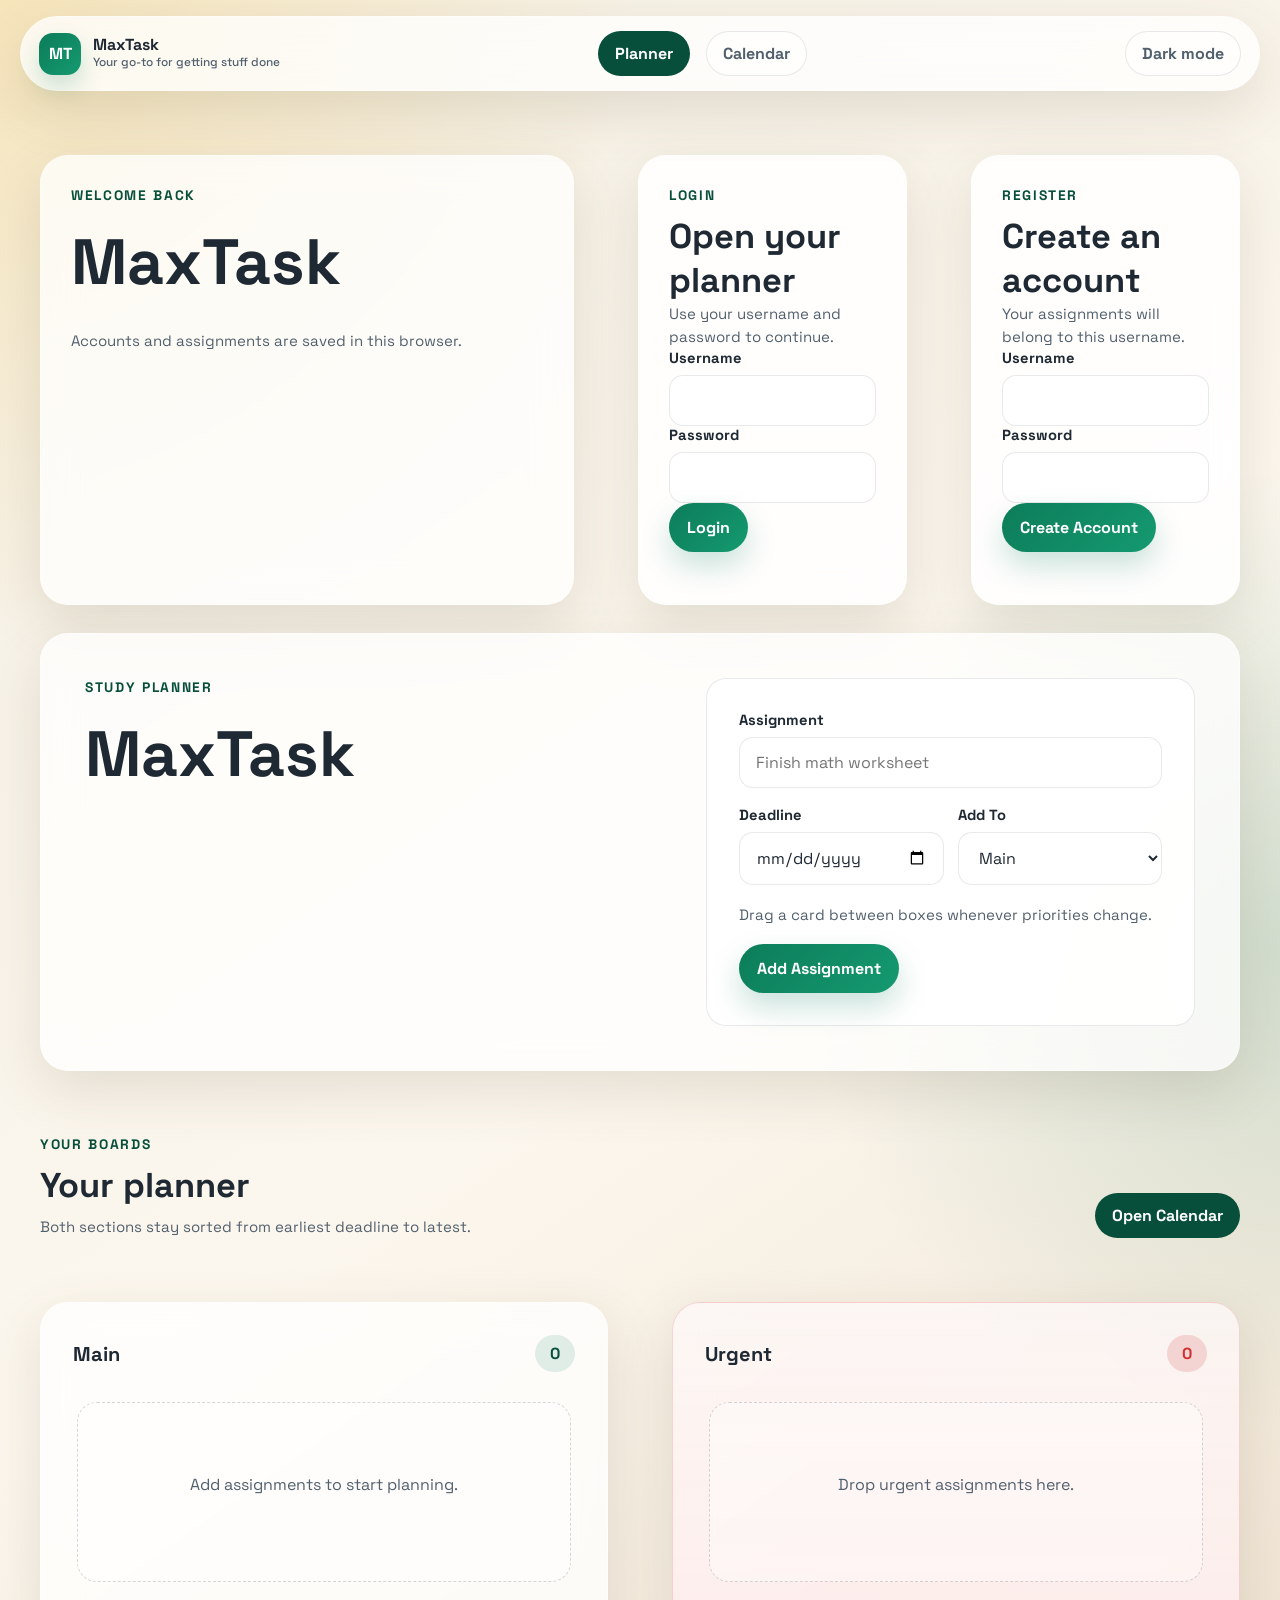
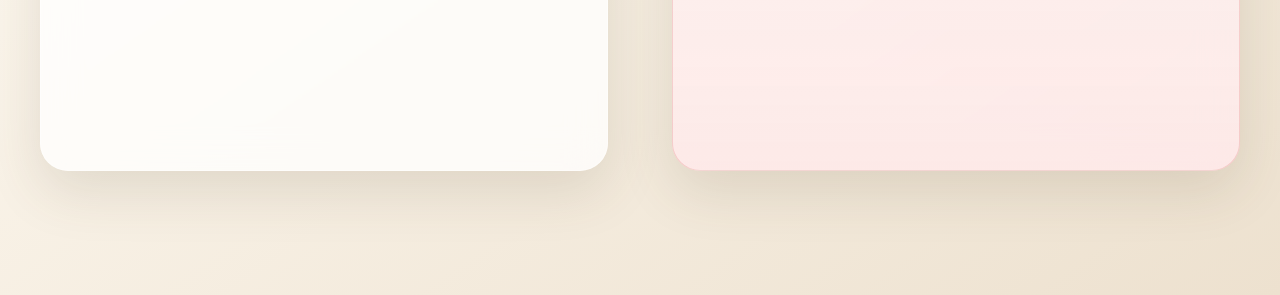
<file: index.html>
<!DOCTYPE html>
<html lang="en">
<head>
  <meta charset="UTF-8">
  <meta name="viewport" content="width=device-width, initial-scale=1.0">
  <title>MaxTask | Planner</title>
  <link rel="preconnect" href="https://fonts.googleapis.com">
  <link rel="preconnect" href="https://fonts.gstatic.com" crossorigin>
  <link href="https://fonts.googleapis.com/css2?family=Space+Grotesk:wght@400;500;700&display=swap" rel="stylesheet">
  <link rel="stylesheet" href="style.css">
</head>
<body>
  <header class="topbar glass-card">
    <a class="brand" href="index.html">
      <span class="brand-mark">MT</span>
      <span class="brand-lockup">
        <span class="brand-name">MaxTask</span>
        <span class="brand-slogan">Your go-to for getting stuff done</span>
      </span>
    </a>

    <nav class="nav-links" id="memberNav" hidden>
      <a class="nav-link is-active" href="index.html">Planner</a>
      <a class="nav-link" href="calendar.html">Calendar</a>
    </nav>

    <div class="topbar-actions">
      <button class="topbar-button" id="themeToggle" type="button">Dark mode</button>
      <div class="user-chip" id="userChip" hidden>
        <span id="userNameLabel">Guest</span>
      </div>
      <button class="topbar-button" id="logoutButton" type="button" hidden>Log Out</button>
    </div>
  </header>

  <main class="site-shell">
    <aside class="quote-rail quote-rail-left" aria-hidden="true">
      <p class="quote-chip rail-quote" data-quote-slot></p>
      <p class="quote-chip rail-quote" data-quote-slot></p>
      <p class="quote-chip rail-quote" data-quote-slot></p>
    </aside>

    <aside class="quote-rail quote-rail-right" aria-hidden="true">
      <p class="quote-chip rail-quote" data-quote-slot></p>
      <p class="quote-chip rail-quote" data-quote-slot></p>
      <p class="quote-chip rail-quote" data-quote-slot></p>
    </aside>

    <section class="auth-shell" id="authShell">
      <div class="auth-copy glass-card">
        <p class="eyebrow">Welcome Back</p>
        <h1>MaxTask</h1>
        <p class="storage-note">Accounts and assignments are saved in this browser.</p>
      </div>

      <div class="auth-panels">
        <form class="auth-card glass-card" id="loginForm">
          <p class="eyebrow">Login</p>
          <h2 class="form-title">Open your planner</h2>
          <p class="support-text">Use your username and password to continue.</p>

          <div class="field-group">
            <label for="loginUsername">Username</label>
            <input id="loginUsername" name="loginUsername" type="text" autocomplete="username" required>
          </div>

          <div class="field-group">
            <label for="loginPassword">Password</label>
            <input id="loginPassword" name="loginPassword" type="password" autocomplete="current-password" required>
          </div>

          <button class="primary-button" type="submit">Login</button>
          <p class="status-message" id="loginMessage" aria-live="polite"></p>
        </form>

        <form class="auth-card glass-card" id="registerForm">
          <p class="eyebrow">Register</p>
          <h2 class="form-title">Create an account</h2>
          <p class="support-text">Your assignments will belong to this username.</p>

          <div class="field-group">
            <label for="registerUsername">Username</label>
            <input id="registerUsername" name="registerUsername" type="text" autocomplete="username" minlength="3" required>
          </div>

          <div class="field-group">
            <label for="registerPassword">Password</label>
            <input id="registerPassword" name="registerPassword" type="password" autocomplete="new-password" minlength="4" required>
          </div>

          <button class="primary-button" type="submit">Create Account</button>
          <p class="status-message" id="registerMessage" aria-live="polite"></p>
        </form>
      </div>
    </section>

    <section class="app-shell" id="appShell" hidden>
      <section class="hero-card planner-hero glass-card">
        <div class="hero-copy">
          <p class="eyebrow">Study Planner</p>
          <h1 id="welcomeTitle">MaxTask</h1>
        </div>

        <form class="task-form" id="taskForm">
          <div class="field-group">
            <label for="taskTitle">Assignment</label>
            <input id="taskTitle" name="taskTitle" type="text" placeholder="Finish math worksheet" required>
          </div>

          <div class="field-row">
            <div class="field-group">
              <label for="taskDeadline">Deadline</label>
              <input id="taskDeadline" name="taskDeadline" type="date" required>
            </div>

            <div class="field-group">
              <label for="taskLane">Add To</label>
              <select id="taskLane" name="taskLane">
                <option value="main" selected>Main</option>
                <option value="urgent">Urgent</option>
              </select>
            </div>
          </div>

          <p class="drag-tip">Drag a card between boxes whenever priorities change.</p>
          <button class="primary-button" type="submit">Add Assignment</button>
        </form>
      </section>

      <section class="dashboard">
        <div class="toolbar">
          <div>
            <p class="eyebrow">Your Boards</p>
            <h2 id="plannerHeading">Your planner</h2>
            <p class="toolbar-note">Both sections stay sorted from earliest deadline to latest.</p>
          </div>

          <a class="topbar-button nav-cta" href="calendar.html">Open Calendar</a>
        </div>

        <div class="board">
          <section class="panel glass-card">
            <div class="panel-header">
              <h3>Main</h3>
              <span id="mainCount" class="count-badge">0</span>
            </div>
            <div id="mainList" class="task-list" data-lane="main" aria-live="polite"></div>
          </section>

          <section class="panel glass-card urgent-panel">
            <div class="panel-header">
              <h3>Urgent</h3>
              <span id="urgentCount" class="count-badge urgent-badge">0</span>
            </div>
            <div id="urgentList" class="task-list" data-lane="urgent" aria-live="polite"></div>
          </section>
        </div>
      </section>
    </section>
  </main>

  <template id="emptyStateTemplate">
    <div class="empty-state">
      <p>No assignments here yet.</p>
    </div>
  </template>

  <script src="shared.js"></script>
  <script src="script.js"></script>
</body>
</html>
</file>
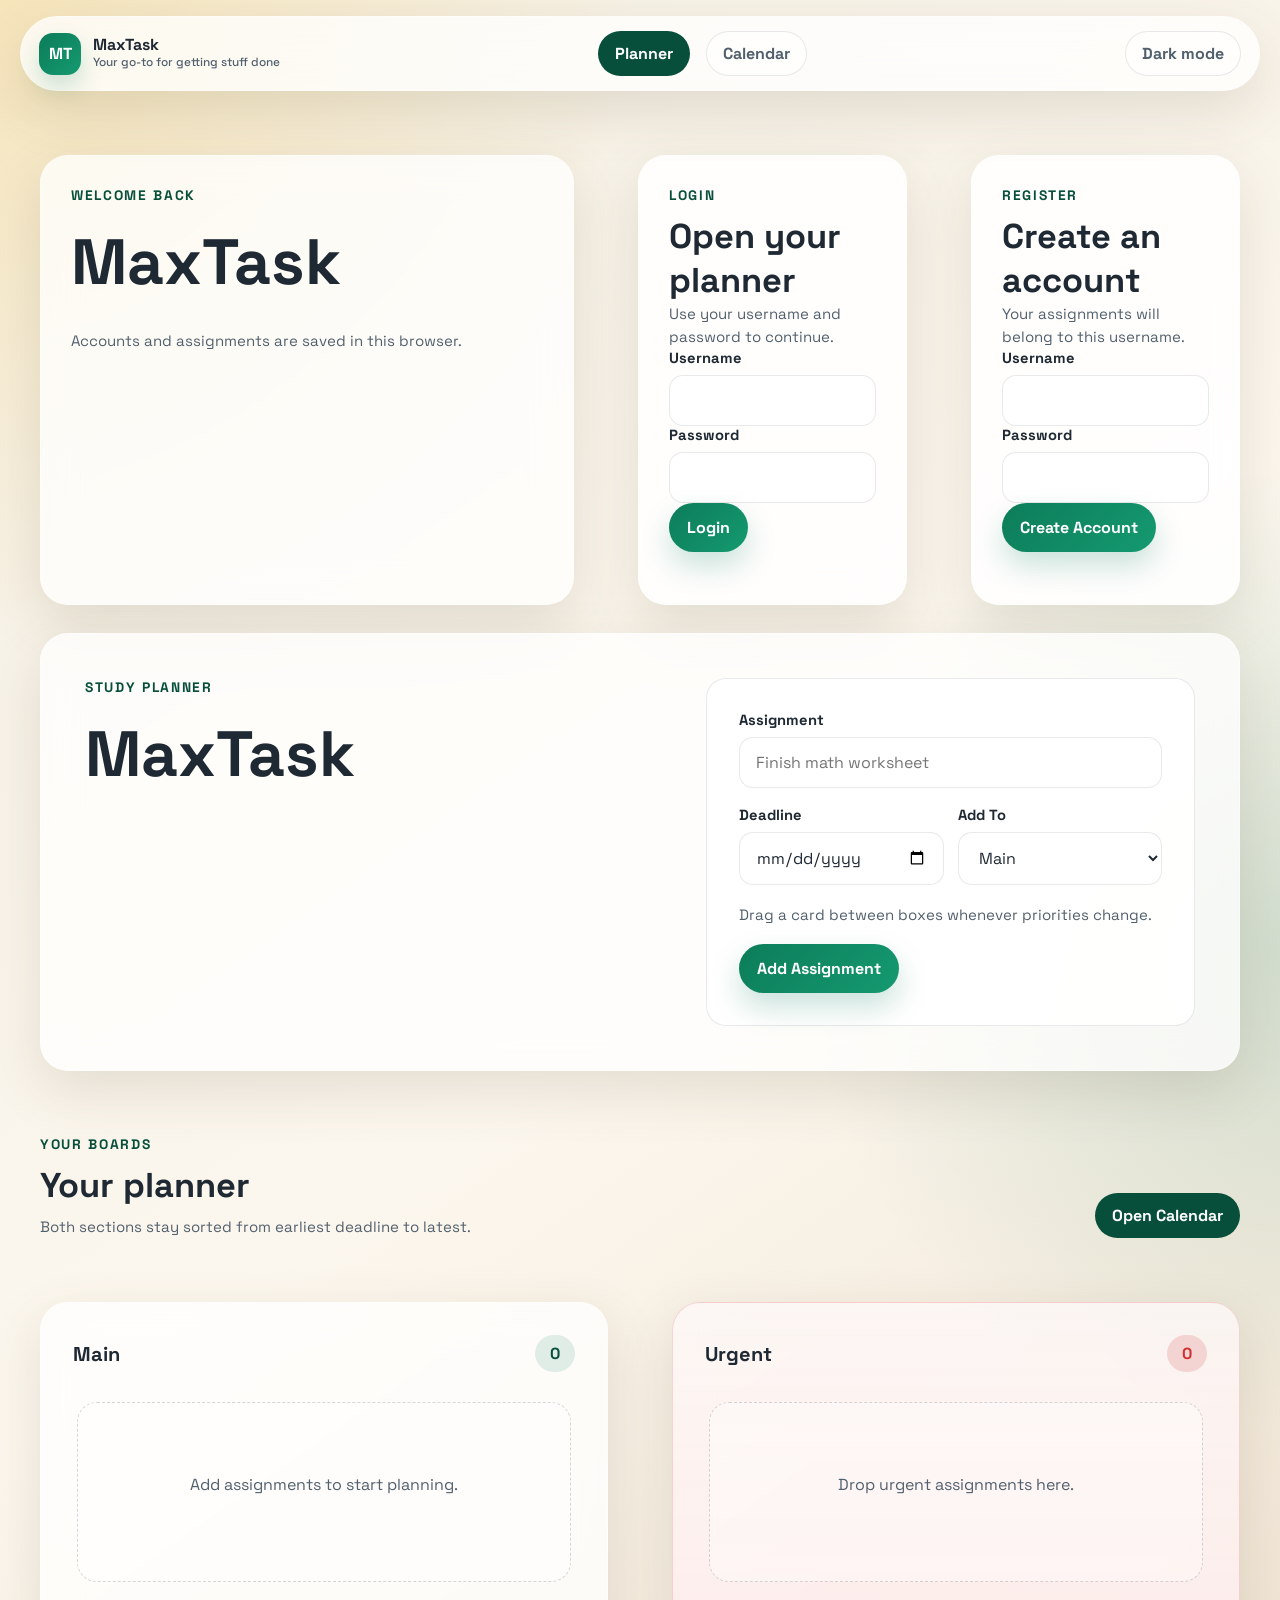
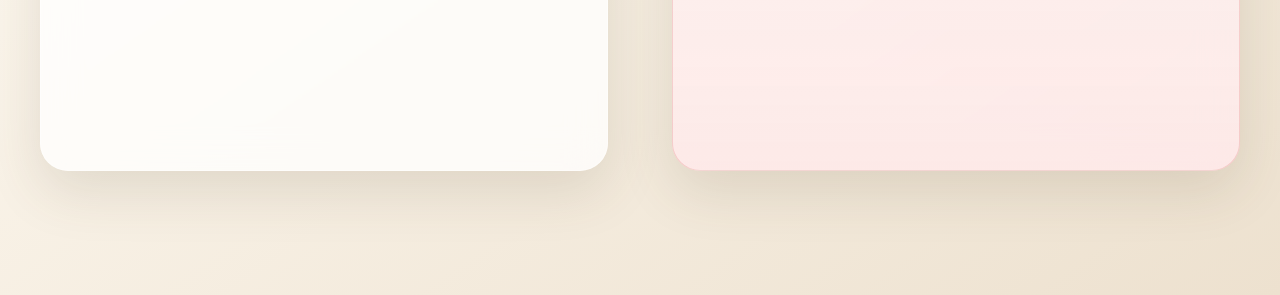
<file: calendar.html>
<!DOCTYPE html>
<html lang="en">
<head>
  <meta charset="UTF-8">
  <meta name="viewport" content="width=device-width, initial-scale=1.0">
  <title><font color="green">MaxTask | Calendar</font></title>
  <link rel="preconnect" href="https://fonts.googleapis.com">
  <link rel="preconnect" href="https://fonts.gstatic.com" crossorigin>
  <link href="https://fonts.googleapis.com/css2?family=Space+Grotesk:wght@400;500;700&display=swap" rel="stylesheet">
  <link rel="stylesheet" href="style.css">
</head>
<body>
  <header class="topbar glass-card">
    <a class="brand" href="index.html">
      <span class="brand-mark">MT</span>
      <span class="brand-lockup">
        <span class="brand-name"><font color="green">MaxTask</font></span>
        <span class="brand-slogan">Your go-to for getting stuff done</span>
      </span>
    </a>

    <nav class="nav-links" id="memberNav" hidden>
      <a class="nav-link" href="index.html">Planner</a>
      <a class="nav-link is-active" href="calendar.html">Calendar</a>
    </nav>

    <div class="topbar-actions">
      <button class="topbar-button" id="themeToggle" type="button">Dark mode</button>
      <div class="user-chip" id="userChip" hidden>
        <span id="userNameLabel">Guest</span>
      </div>
      <button class="topbar-button" id="logoutButton" type="button" hidden>Log Out</button>
    </div>
  </header>

  <main class="site-shell">
    <aside class="quote-rail quote-rail-left" aria-hidden="true">
      <p class="quote-chip rail-quote" data-quote-slot></p>
      <p class="quote-chip rail-quote" data-quote-slot></p>
      <p class="quote-chip rail-quote" data-quote-slot></p>
    </aside>

    <aside class="quote-rail quote-rail-right" aria-hidden="true">
      <p class="quote-chip rail-quote" data-quote-slot></p>
      <p class="quote-chip rail-quote" data-quote-slot></p>
      <p class="quote-chip rail-quote" data-quote-slot></p>
    </aside>

    <section class="calendar-shell">
      <section class="calendar-hero glass-card">
        <div>
          <p class="eyebrow">Calendar View</p>
          <h1 id="calendarHeading">MaxTask</h1>
          <p class="hero-text" id="calendarSubhead">
            Your go-to for getting stuff done.
          </p>
        </div>

        <div class="calendar-actions">
          <button class="topbar-button" id="prevMonth" type="button">Previous</button>
          <div class="month-pill" id="monthLabel">Month</div>
          <button class="topbar-button" id="nextMonth" type="button">Next</button>
          <button class="topbar-button" id="todayButton" type="button">This Month</button>
        </div>
      </section>

      <section class="calendar-layout">
        <section class="calendar-board glass-card">
          <div class="calendar-scroll">
            <div class="weekday-row">
              <div>Sun</div>
              <div>Mon</div>
              <div>Tue</div>
              <div>Wed</div>
              <div>Thu</div>
              <div>Fri</div>
              <div>Sat</div>
            </div>

            <div id="calendarGrid" class="calendar-grid" aria-live="polite"></div>
          </div>
        </section>

        <aside class="agenda-panel glass-card">
          <p class="eyebrow agenda-eyebrow">Assignment Snapshot</p>
          <h2>Upcoming deadlines</h2>
          <div id="agendaList" class="agenda-list"></div>
        </aside>
      </section>
    </section>
  </main>

  <script src="shared.js"></script>
  <script src="calendar.js"></script>
</body>
</html>
</file>
<file: style.css>
:root {
  --bg-main: #f4efe3;
  --bg-alt: #fcf7ee;
  --bg-deep: #ede1cf;
  --bg-card: rgba(255, 255, 255, 0.76);
  --bg-card-strong: rgba(255, 255, 255, 0.9);
  --panel-elevated: rgba(255, 255, 255, 0.88);
  --ink-main: #1f2933;
  --ink-soft: #52606d;
  --accent: #0c7c59;
  --accent-deep: #074f3b;
  --accent-soft: rgba(12, 124, 89, 0.12);
  --warm-soft: rgba(255, 183, 3, 0.18);
  --urgent: #cf2f2f;
  --urgent-soft: rgba(207, 47, 47, 0.12);
  --border-soft: rgba(31, 41, 51, 0.1);
  --shadow: 0 20px 55px rgba(83, 70, 45, 0.14);
  --radius-xl: 28px;
  --radius-lg: 20px;
  --radius-md: 14px;
}

html[data-theme="dark"] {
  --bg-main: #11161c;
  --bg-alt: #171e26;
  --bg-deep: #0c1118;
  --bg-card: rgba(19, 26, 34, 0.82);
  --bg-card-strong: rgba(24, 33, 43, 0.94);
  --panel-elevated: rgba(28, 37, 48, 0.9);
  --ink-main: #edf2f7;
  --ink-soft: #a8b4c4;
  --accent: #37c48e;
  --accent-deep: #9ef0cb;
  --accent-soft: rgba(55, 196, 142, 0.14);
  --warm-soft: rgba(255, 183, 3, 0.15);
  --urgent: #ff7a7a;
  --urgent-soft: rgba(255, 122, 122, 0.14);
  --border-soft: rgba(255, 255, 255, 0.09);
  --shadow: 0 22px 60px rgba(0, 0, 0, 0.34);
}

* {
  box-sizing: border-box;
}

body {
  margin: 0;
  min-height: 100vh;
  font-family: "Space Grotesk", sans-serif;
  color: var(--ink-main);
  background:
    radial-gradient(circle at top left, rgba(255, 183, 3, 0.18), transparent 28%),
    radial-gradient(circle at right, rgba(12, 124, 89, 0.16), transparent 30%),
    linear-gradient(145deg, var(--bg-main) 0%, var(--bg-alt) 52%, var(--bg-deep) 100%);
}

button,
input,
select,
a {
  font: inherit;
}

a {
  color: inherit;
  text-decoration: none;
}

.glass-card {
  backdrop-filter: blur(18px);
  background: var(--bg-card);
  border: 1px solid rgba(255, 255, 255, 0.35);
  box-shadow: var(--shadow);
}

.topbar {
  width: min(1240px, calc(100% - 24px));
  margin: 16px auto 0;
  padding: 14px 18px;
  border-radius: 999px;
  position: sticky;
  top: 12px;
  z-index: 30;
  display: flex;
  justify-content: space-between;
  align-items: center;
  gap: 16px;
}

.brand {
  display: inline-flex;
  align-items: center;
  gap: 12px;
  font-weight: 700;
  white-space: nowrap;
}

.brand-lockup {
  display: flex;
  flex-direction: column;
  gap: 2px;
  white-space: normal;
}

.brand-name {
  line-height: 1;
}

.brand-slogan {
  color: var(--ink-soft);
  font-size: 0.74rem;
  font-weight: 500;
  line-height: 1.2;
}

.brand-mark {
  width: 42px;
  height: 42px;
  border-radius: 14px;
  display: grid;
  place-items: center;
  background: linear-gradient(135deg, var(--accent), #159a70);
  color: white;
  box-shadow: 0 12px 24px rgba(12, 124, 89, 0.2);
}

.nav-links,
.topbar-actions {
  display: flex;
  align-items: center;
  gap: 16px;
  flex-wrap: wrap;
}

.nav-link,
.topbar-button,
.nav-cta {
  padding: 11px 16px;
  border-radius: 999px;
  border: 1px solid var(--border-soft);
  background: rgba(255, 255, 255, 0.54);
  color: var(--ink-soft);
  font-weight: 700;
  cursor: pointer;
  transition: transform 160ms ease, background 160ms ease, color 160ms ease, border-color 160ms ease;
}

html[data-theme="dark"] .nav-link,
html[data-theme="dark"] .topbar-button,
html[data-theme="dark"] .nav-cta {
  background: rgba(10, 15, 21, 0.45);
}

.nav-link:hover,
.topbar-button:hover,
.nav-cta:hover {
  transform: translateY(-1px);
}

.nav-link.is-active,
.nav-cta {
  background: var(--accent-deep);
  color: #fff;
  border-color: transparent;
}

html[data-theme="dark"] .nav-link.is-active,
html[data-theme="dark"] .nav-cta {
  color: #0c1118;
}

.user-chip {
  padding: 11px 16px;
  border-radius: 999px;
  background: var(--accent-soft);
  color: var(--accent-deep);
  font-weight: 700;
}

.site-shell {
  width: min(1200px, calc(100% - 32px));
  margin: 0 auto;
  padding: 64px 0 124px;
  position: relative;
}

.quote-chip {
  margin: 0;
  padding: 10px 14px;
  border-radius: 999px;
  background: var(--warm-soft);
  color: var(--ink-main);
  font-size: 0.92rem;
  font-weight: 700;
  border: 1px solid rgba(255, 255, 255, 0.28);
}

.quote-rail {
  position: fixed;
  top: 154px;
  z-index: 5;
  display: flex;
  flex-direction: column;
  gap: 16px;
  width: 160px;
  pointer-events: none;
}

.quote-rail-left {
  left: max(12px, calc((100vw - 1200px) / 2 - 176px));
}

.quote-rail-right {
  right: max(12px, calc((100vw - 1200px) / 2 - 176px));
}

.rail-quote {
  padding: 12px 14px;
  border-radius: 18px;
  background: rgba(255, 255, 255, 0.46);
  line-height: 1.4;
  text-align: center;
  box-shadow: 0 10px 24px rgba(31, 41, 51, 0.08);
}

html[data-theme="dark"] .rail-quote {
  background: rgba(14, 20, 29, 0.72);
}

.auth-shell,
.auth-panels,
.hero-card,
.board,
.calendar-layout {
  display: grid;
  gap: 64px;
}

.auth-shell {
  grid-template-columns: 0.94fr 1.06fr;
}

.auth-copy,
.auth-card,
.panel,
.hero-card,
.calendar-hero,
.calendar-board,
.agenda-panel {
  border-radius: var(--radius-xl);
}

.auth-copy,
.auth-card,
.panel,
.calendar-hero,
.calendar-board,
.agenda-panel {
  padding: 30px;
}

.auth-copy {
  display: flex;
  flex-direction: column;
  gap: 18px;
}

.auth-panels {
  grid-template-columns: repeat(2, minmax(0, 1fr));
}

.auth-card {
  background: var(--bg-card-strong);
}

.storage-note,
.support-text,
.toolbar-note,
.drag-tip {
  margin: 0;
  color: var(--ink-soft);
  font-size: 0.94rem;
  line-height: 1.55;
}

.form-title {
  margin: 0;
}

.status-message {
  min-height: 1.25rem;
  margin: 2px 0 0;
  font-size: 0.92rem;
}

.status-message.error {
  color: var(--urgent);
}

.status-message.success {
  color: var(--accent);
}

.app-shell,
.dashboard,
.calendar-shell {
  display: flex;
  flex-direction: column;
  gap: 64px;
}

.hero-card {
  grid-template-columns: 1.08fr 0.92fr;
  gap: 48px;
  padding: 44px;
}

.planner-hero {
  margin-top: 28px;
}

.eyebrow {
  margin: 0 0 10px;
  color: var(--accent-deep);
  font-size: 0.86rem;
  font-weight: 700;
  letter-spacing: 0.12em;
  text-transform: uppercase;
}

h1,
h2,
h3,
p {
  margin-top: 0;
}

h1 {
  font-size: clamp(2.3rem, 5vw, 4.4rem);
  line-height: 0.95;
  margin-bottom: 18px;
}

h2 {
  margin-bottom: 8px;
  font-size: clamp(1.5rem, 4vw, 2.15rem);
}

.hero-text {
  max-width: 36rem;
  color: var(--ink-soft);
  font-size: 1.02rem;
  line-height: 1.65;
  margin-bottom: 0;
}

.hero-copy {
  display: flex;
  flex-direction: column;
  gap: 18px;
}

.task-form,
.field-group {
  display: flex;
  flex-direction: column;
}

.task-form {
  gap: 18px;
  padding: 32px;
  border-radius: var(--radius-lg);
  background: var(--bg-card-strong);
  border: 1px solid var(--border-soft);
}

.field-group {
  gap: 8px;
}

.field-group label {
  font-size: 0.92rem;
  font-weight: 700;
}

.field-row {
  display: grid;
  grid-template-columns: repeat(2, minmax(0, 1fr));
  gap: 14px;
}

input[type="text"],
input[type="password"],
input[type="date"],
select {
  width: 100%;
  padding: 14px 16px;
  border: 1px solid var(--border-soft);
  border-radius: var(--radius-md);
  background: rgba(255, 255, 255, 0.88);
  color: var(--ink-main);
  outline: none;
  transition: transform 160ms ease, border-color 160ms ease, box-shadow 160ms ease;
}

html[data-theme="dark"] input[type="text"],
html[data-theme="dark"] input[type="password"],
html[data-theme="dark"] input[type="date"],
html[data-theme="dark"] select {
  background: rgba(8, 12, 18, 0.76);
}

input:focus,
select:focus {
  border-color: rgba(12, 124, 89, 0.5);
  box-shadow: 0 0 0 4px rgba(12, 124, 89, 0.12);
  transform: translateY(-1px);
}

.primary-button,
.mini-button {
  border: 0;
  cursor: pointer;
  transition: transform 160ms ease, background 160ms ease, color 160ms ease, opacity 160ms ease;
}

.primary-button:hover,
.mini-button:hover {
  transform: translateY(-1px);
}

.primary-button {
  align-self: start;
  padding: 14px 18px;
  border-radius: 999px;
  color: white;
  background: linear-gradient(135deg, var(--accent), #159a70);
  font-weight: 700;
  box-shadow: 0 14px 30px rgba(12, 124, 89, 0.22);
}

.toolbar {
  display: flex;
  justify-content: space-between;
  align-items: end;
  gap: 40px;
  padding: 0;
}

.board {
  grid-template-columns: repeat(2, minmax(0, 1fr));
}

.panel {
  padding: 32px;
}

.urgent-panel {
  background:
    linear-gradient(180deg, rgba(255, 255, 255, 0.78), rgba(255, 236, 236, 0.88)),
    var(--urgent-soft);
  border: 1px solid rgba(207, 47, 47, 0.16);
}

html[data-theme="dark"] .urgent-panel {
  background:
    linear-gradient(180deg, rgba(39, 14, 14, 0.72), rgba(28, 10, 10, 0.88)),
    var(--urgent-soft);
}

.panel-header {
  display: flex;
  justify-content: space-between;
  align-items: center;
  gap: 12px;
  margin-bottom: 26px;
}

.panel-header h3 {
  margin-bottom: 0;
  font-size: 1.25rem;
}

.count-badge {
  min-width: 40px;
  padding: 8px 10px;
  border-radius: 999px;
  background: var(--accent-soft);
  text-align: center;
  font-weight: 700;
  color: var(--accent-deep);
}

.urgent-badge {
  background: rgba(207, 47, 47, 0.16);
  color: var(--urgent);
}

.task-list {
  display: flex;
  flex-direction: column;
  gap: 14px;
  min-height: 340px;
  padding: 4px;
  border-radius: var(--radius-lg);
  transition: background 160ms ease, outline-color 160ms ease;
  outline: 2px dashed transparent;
  outline-offset: -6px;
}

.task-list.is-drop-target {
  background: rgba(255, 255, 255, 0.38);
  outline-color: rgba(12, 124, 89, 0.28);
}

.urgent-panel .task-list.is-drop-target {
  background: rgba(207, 47, 47, 0.12);
  outline-color: rgba(207, 47, 47, 0.38);
}

.task-card {
  padding: 18px;
  border-radius: var(--radius-lg);
  background: var(--panel-elevated);
  border: 1px solid var(--border-soft);
  box-shadow: 0 12px 26px rgba(31, 41, 51, 0.08);
  animation: rise-in 260ms ease;
}

.task-card[draggable="true"] {
  cursor: grab;
}

.task-card.is-dragging {
  opacity: 0.55;
  transform: scale(0.98);
}

.task-card.urgent {
  background: rgba(255, 244, 244, 0.92);
  border-color: rgba(207, 47, 47, 0.18);
}

html[data-theme="dark"] .task-card.urgent {
  background: rgba(50, 18, 18, 0.8);
}

.task-topline,
.task-meta,
.task-actions {
  display: flex;
  flex-wrap: wrap;
  align-items: center;
  gap: 10px;
}

.task-topline {
  justify-content: space-between;
  margin-bottom: 12px;
}

.task-title {
  font-size: 1.05rem;
  font-weight: 700;
}

.lane-pill {
  display: inline-flex;
  align-items: center;
  padding: 6px 10px;
  border-radius: 999px;
  font-size: 0.84rem;
  font-weight: 700;
}

.lane-pill.main {
  background: var(--accent-soft);
  color: var(--accent-deep);
}

.lane-pill.urgent {
  background: rgba(207, 47, 47, 0.14);
  color: var(--urgent);
}

.task-meta {
  margin-bottom: 14px;
  color: var(--ink-soft);
  font-size: 0.92rem;
}

.task-actions {
  gap: 8px;
}

.mini-button {
  padding: 9px 12px;
  border-radius: 999px;
  background: rgba(31, 41, 51, 0.06);
  color: var(--ink-main);
  font-size: 0.9rem;
  font-weight: 700;
}

html[data-theme="dark"] .mini-button {
  background: rgba(255, 255, 255, 0.08);
}

.mini-button.alert {
  background: rgba(207, 47, 47, 0.12);
  color: var(--urgent);
}

.mini-button.remove {
  background: rgba(31, 41, 51, 0.08);
  color: #8f2f2f;
}

.empty-state {
  display: grid;
  place-items: center;
  min-height: 180px;
  border: 1px dashed rgba(31, 41, 51, 0.18);
  border-radius: var(--radius-lg);
  color: var(--ink-soft);
  background: rgba(255, 255, 255, 0.34);
  text-align: center;
  padding: 18px;
}

.calendar-hero {
  display: flex;
  justify-content: space-between;
  align-items: end;
  gap: 20px;
}

.calendar-actions {
  display: flex;
  flex-wrap: wrap;
  justify-content: end;
  gap: 10px;
}

.month-pill {
  padding: 11px 16px;
  border-radius: 999px;
  background: var(--warm-soft);
  color: var(--ink-main);
  font-weight: 700;
}

.calendar-layout {
  grid-template-columns: minmax(0, 1.7fr) minmax(230px, 0.5fr);
}

.calendar-board,
.agenda-panel {
  padding: 34px;
}

.calendar-scroll {
  overflow-x: visible;
  padding-bottom: 4px;
}

.weekday-row,
.calendar-grid {
  min-width: 0;
}

.weekday-row {
  display: grid;
  grid-template-columns: repeat(7, minmax(0, 1fr));
  gap: 10px;
  margin-bottom: 10px;
}

.weekday-row div {
  padding: 10px 12px;
  border-radius: 14px;
  background: rgba(255, 255, 255, 0.44);
  color: var(--ink-soft);
  font-size: 0.86rem;
  font-weight: 700;
  text-transform: uppercase;
  letter-spacing: 0.08em;
}

html[data-theme="dark"] .weekday-row div {
  background: rgba(255, 255, 255, 0.06);
}

.calendar-grid {
  display: grid;
  grid-template-columns: repeat(7, minmax(0, 1fr));
  gap: 10px;
}

.calendar-cell {
  min-height: 150px;
  padding: 12px;
  border-radius: 18px;
  background: var(--panel-elevated);
  border: 1px solid var(--border-soft);
  display: flex;
  flex-direction: column;
  gap: 10px;
}

.calendar-cell.is-outside {
  opacity: 0.45;
}

.calendar-cell.is-today {
  border-color: rgba(12, 124, 89, 0.42);
  box-shadow: inset 0 0 0 2px rgba(12, 124, 89, 0.12);
}

.calendar-date {
  display: inline-flex;
  align-items: center;
  justify-content: center;
  width: 34px;
  height: 34px;
  border-radius: 50%;
  background: rgba(255, 255, 255, 0.6);
  font-weight: 700;
}

html[data-theme="dark"] .calendar-date {
  background: rgba(255, 255, 255, 0.08);
}

.calendar-task-list,
.agenda-list {
  display: flex;
  flex-direction: column;
  gap: 8px;
}

.calendar-task {
  padding: 8px 10px;
  border-radius: 12px;
  background: var(--accent-soft);
  color: var(--accent-deep);
  font-size: 0.82rem;
  font-weight: 700;
  line-height: 1.35;
}

.calendar-task.urgent {
  background: rgba(207, 47, 47, 0.14);
  color: var(--urgent);
}

.calendar-more {
  margin: 0;
  font-size: 0.82rem;
  color: var(--ink-soft);
}

.agenda-panel {
  display: flex;
  flex-direction: column;
  gap: 16px;
}

.agenda-eyebrow {
  margin-top: 8px;
}

.agenda-item {
  padding: 14px;
  border-radius: 18px;
  background: var(--panel-elevated);
  border: 1px solid var(--border-soft);
}

.agenda-item-title {
  margin: 0 0 8px;
  font-weight: 700;
}

.agenda-item-meta {
  margin: 0;
  color: var(--ink-soft);
  font-size: 0.92rem;
  line-height: 1.45;
}

.agenda-empty {
  margin: 0;
  padding: 16px;
  border-radius: 16px;
  background: rgba(255, 255, 255, 0.28);
  color: var(--ink-soft);
  text-align: center;
}

@keyframes rise-in {
  from {
    opacity: 0;
    transform: translateY(10px);
  }

  to {
    opacity: 1;
    transform: translateY(0);
  }
}

@media (max-width: 1400px) {
  .quote-rail {
    display: none;
  }
}

@media (max-width: 1020px) {
  .auth-shell,
  .hero-card,
  .calendar-layout,
  .board {
    grid-template-columns: 1fr;
  }

  .calendar-hero,
  .toolbar {
    flex-direction: column;
    align-items: stretch;
  }

  .calendar-actions {
    justify-content: start;
  }
}

@media (max-width: 760px) {
  .topbar {
    border-radius: 28px;
    flex-wrap: wrap;
    justify-content: center;
  }

  .brand {
    white-space: normal;
  }

  .auth-panels,
  .field-row {
    grid-template-columns: 1fr;
  }

  .site-shell {
    width: min(100% - 20px, 100%);
    padding-top: 36px;
    padding-bottom: 56px;
  }

  .auth-copy,
  .auth-card,
  .panel,
  .calendar-hero,
  .calendar-board,
  .agenda-panel,
  .hero-card {
    padding: 22px;
  }

  .task-form {
    padding: 20px;
  }

  .planner-hero {
    margin-top: 20px;
  }

  .primary-button {
    width: 100%;
  }
}
</file>
